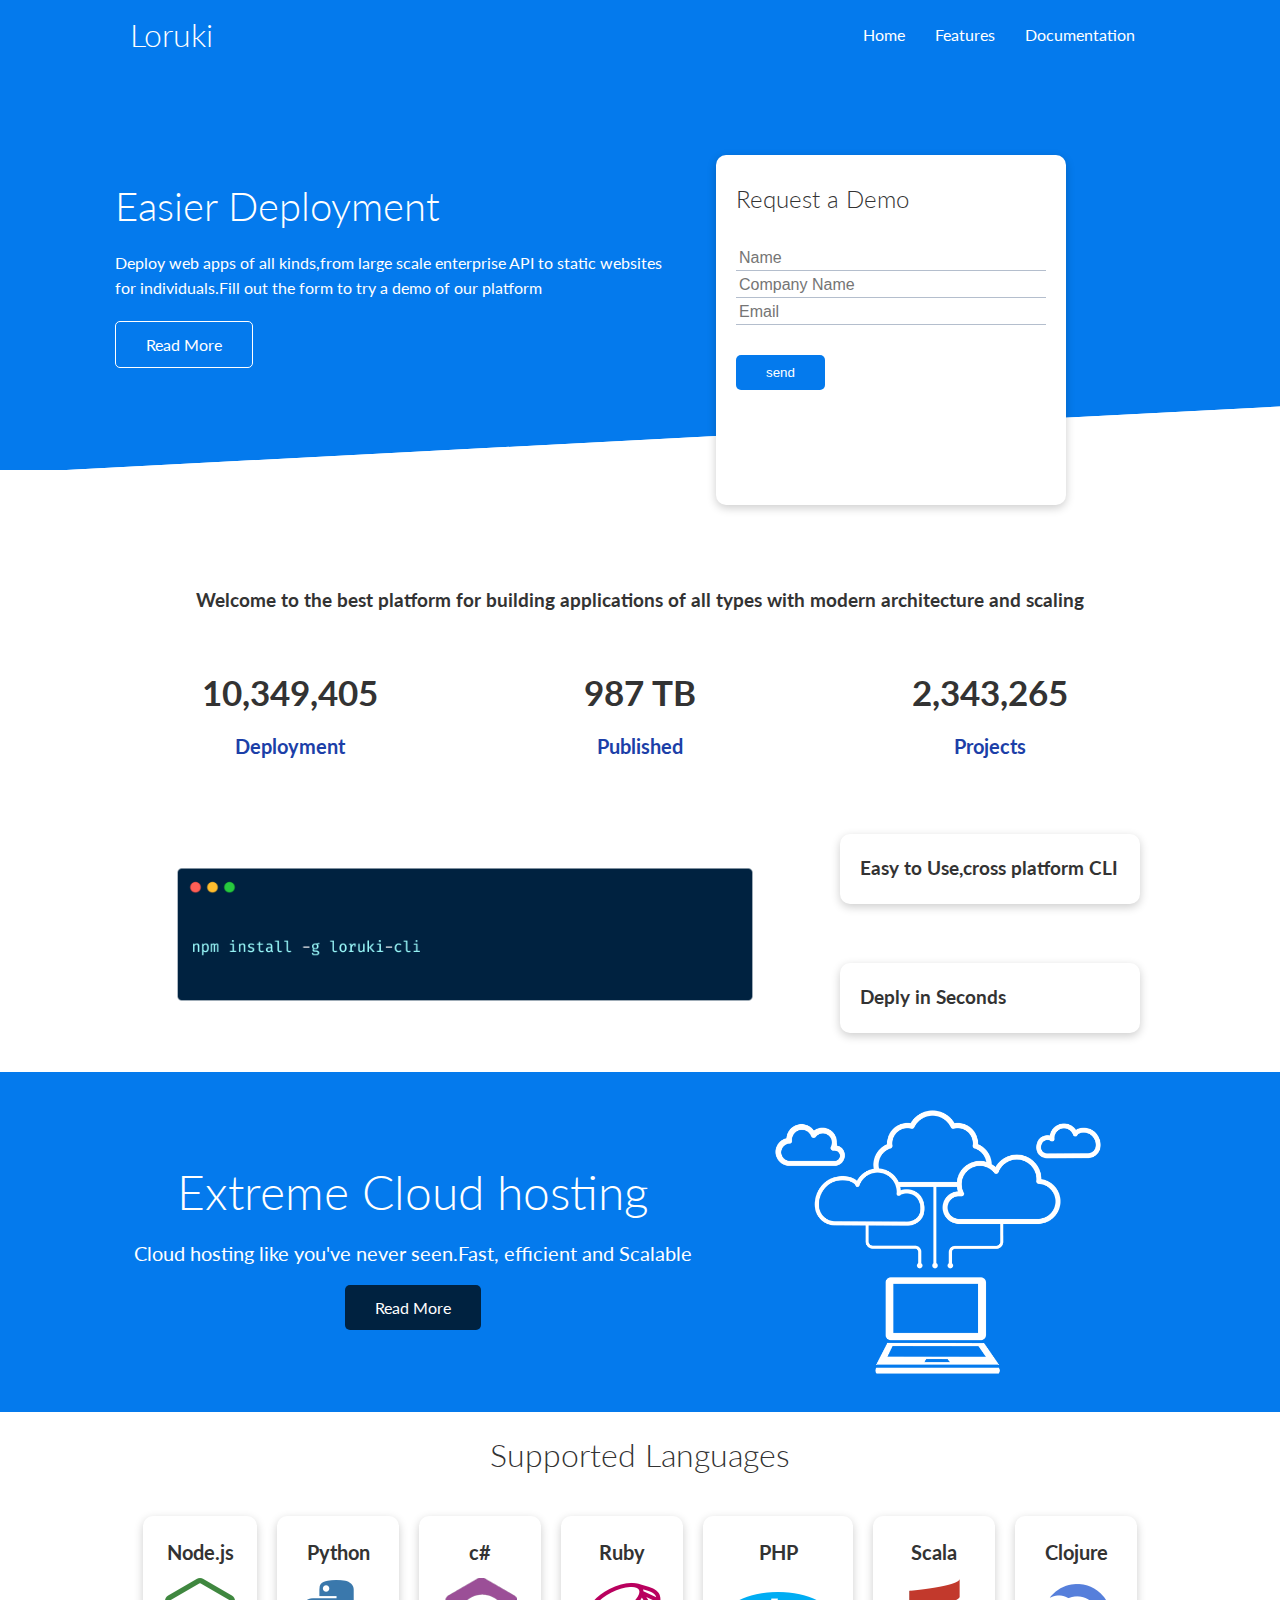
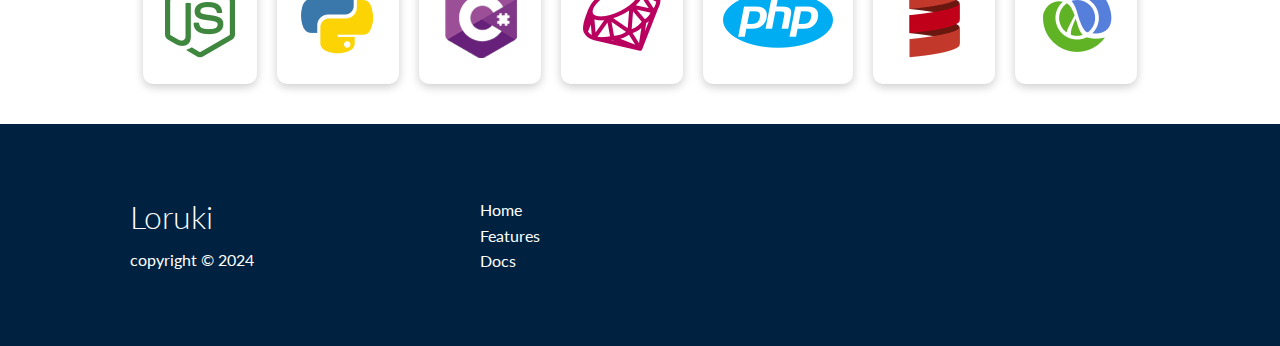
<file: responsive website/index.html>
<!DOCTYPE html>
<html lang="en">
<head>
    <meta charset="UTF-8">
    <meta name="viewport" content="width=device-width, initial-scale=1.0">
    <link rel="stylesheet" href="https://cdnjs.cloudflare.com/ajax/libs/font-awesome/6.5.2/css/all.min.css" integrity="sha512-SnH5WK+bZxgPHs44uWIX+LLJAJ9/2PkPKZ5QiAj6Ta86w+fsb2TkcmfRyVX3pBnMFcV7oQPJkl9QevSCWr3W6A==" crossorigin="anonymous" referrerpolicy="no-referrer" />
    <link rel="preconnect" href="https://fonts.googleapis.com">

    <link rel="stylesheet" href="css/style.css">
    <link rel="stylesheet" href="css/utilities.css">
    <title>Cloud Hosting</title>
</head>
<body>
    <!-- Navbar -->
    <div class="navbar">
        <div class="container flex">
        <h1 class="logo">Loruki</h1>
        <nav>
            <ul>
                <li><a href="index.html">Home</a></li>
                <li><a href="features.html">Features</a></li>
                <li><a href="docs.html">Documentation</a></li>
                
            </ul>
        </nav>
    </div>
    </div>
    <!-- Showcase -->
    <section class="showcase">
        <div class="container grid">
            <div class="showcase-texr"><h1>Easier Deployment</h1>
            <p>Deploy web apps of all kinds,from large scale enterprise API to static websites for individuals.Fill out the form to try a demo of our platform</p>
        <a href="features.html" class="btn btn-outline">Read More</a>
     </div>
     <div class="showcase-form card">
        <h2>Request a Demo</h2>
        <form>
            <div class="form-control">
                <input type="text" name="name" placeholder="Name"required>
                <input type="text" name="company" placeholder="Company Name" required>
                <input type="email" name="email" placeholder="Email" required>
            </div>
            <input type="submit" value="send" class="btn btn-primary">
            </form>
    </div>
    </div>
    </section>
    <!--  Stats -->
    <section class="stats">
        <div class="container">
            <h3 class="stats-heading text-center my-1">
                Welcome to the best platform for building applications of all types with modern architecture and scaling
            </h3>
            <div class="grid grid-3 text-center my-4"><div>
                <i class="fas fa-server fa-3x"></i>
                <h3>10,349,405</h3>
                <p class="text-secondary">Deployment</p>
            </div>

            <div>
                <i class="fas fa-upload fa-3x"></i>
                <h3>987 TB</h3>
                <p class="text-secondary">Published</p>
            </div>

            <div>
                <i class="fas fa-project-diagram fa-3x"></i>
                <h3>2,343,265 </h3>
                <p class="text-secondary">Projects</p>
            </div>
        </div>
        </div>
    </section>
    <!-- Cli -->
    <section class="cli">
        <div class="container grid">
            <img src="images/cli.png" alt="">
            <div class="card">
                <h3>Easy to Use,cross platform CLI</h3>
            </div>
            <div class="card">
                <h3>Deply in Seconds</h3>
            </div>
        </div>
    </section>
    <!-- /Cloud -->
    <section class="cloud bg-primary my-2 py-2">
        <div class="container grid">
            <div class="text-center">
                <h2 class="lg">Extreme Cloud hosting</h2>
                <p class="lead my-1">Cloud hosting like you've never seen.Fast, efficient and Scalable </p>
                <a href="features.html" class="btn btn-dark">Read More</a>
                
            </div>
            <img src="images/cloud.png" alt="">
        </div>
    </section>
    <!-- Languages -->
    <section class="languages">
        <h2 class="md text-center my-2">
            Supported Languages
        </h2>
        <div class="container flex">
            <div class="card">
                <h4>Node.js</h4>
                <img src="images/logos/node.png" alt="">
                </div>
           
                <div class="card">
                    <h4>Python</h4>
                    <img src="images/logos/python.png" alt="">
                </div>
    


            
                <div class="card">
                    <h4>c#</h4>
                    <img src="images/logos/csharp.png" alt="">
                </div>
            
                
                
                    <div class="card">
                        <h4>Ruby</h4>
                        <img src="images/logos/ruby.png" alt="">
                    </div>
            
                    
                    
                        <div class="card">
                            <h4>PHP</h4>
                            <img src="images/logos/php.png" alt="">
                        </div>
            
                        
                        
                            <div class="card">
                                <h4>Scala</h4>
                                <img src="images/logos/scala.png" alt="">
                            </div>

                          
                                <div class="card">
                                    <h4>Clojure</h4>
                                    <img src="images/logos/clojure.png" alt="">
                                </div>
                            
            
        </div>
    </section>
<!-- Footer -->
<footer class="footer bg-dark py-5">
    <div class="container grid grid-3">
        <div>
            <h1>Loruki</h1>
            <p>copyright &copy; 2024</p>
        </div>
        <nav>
            <ul>
                <li><a href="index.html">Home</a></li>
                <li><a href="features.html">Features</a></li>
                <li><a href="docs.html">Docs</a></li>
            </ul>
        </nav>
        <div class="social">
            <a href="#"><i class="fab fa-github fa-2x"></i></a>
            <a href="#"><i class="fab fa-facebook fa-2x"></i></a>
            <a href="#"><i class="fab fa-instagram fa-2x"></i></a>
            <a href="#"><i class="fab fa-twitter fa-2x"></i></a>
        </div>
    
    </div>
</footer>
    
</body>
</html>
</file>
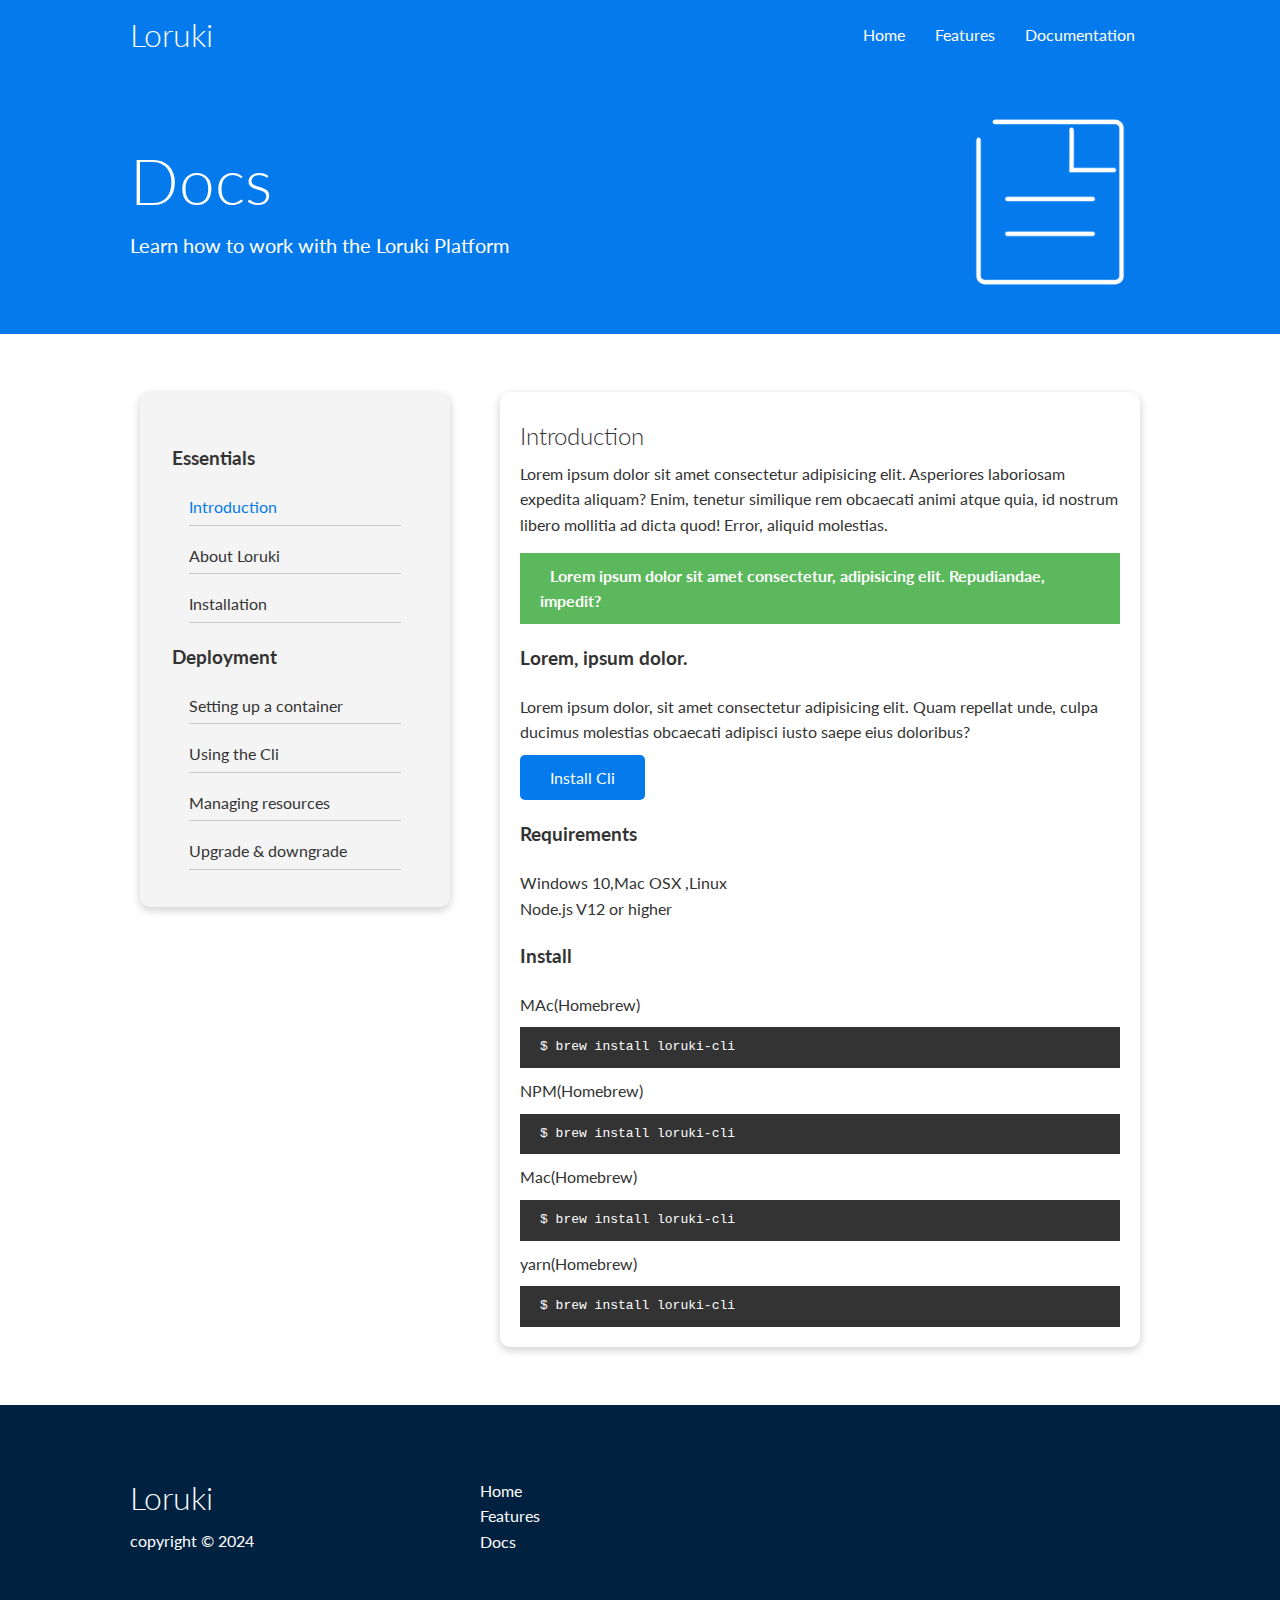
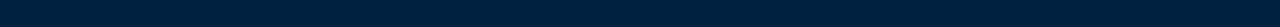
<file: responsive website/docs.html>
<!DOCTYPE html>
<html lang="en">
<head>
    <meta charset="UTF-8">
    <meta name="viewport" content="width=device-width, initial-scale=1.0">
    <link rel="stylesheet" href="https://cdnjs.cloudflare.com/ajax/libs/font-awesome/6.5.2/css/all.min.css" integrity="sha512-SnH5WK+bZxgPHs44uWIX+LLJAJ9/2PkPKZ5QiAj6Ta86w+fsb2TkcmfRyVX3pBnMFcV7oQPJkl9QevSCWr3W6A==" crossorigin="anonymous" referrerpolicy="no-referrer" />
    <link rel="preconnect" href="https://fonts.googleapis.com">

    <link rel="stylesheet" href="css/style.css">
    <link rel="stylesheet" href="css/utilities.css">
    <title>Cloud Hosting</title>
</head>
<body>
    <!-- Navbar -->
    <div class="navbar">
        <div class="container flex">
        <h1 class="logo">Loruki</h1>
        <nav>
            <ul>
                <li><a href="index.html">Home</a></li>
                <li><a href="features.html">Features</a></li>
                <li><a href="docs.html">Documentation</a></li>
                
            </ul>
        </nav>
    </div>
    </div>
    <!-- Head -->
    <section class="docs-head bg-primary py-3">
        <div class="container grid ">
            <div>
                <h1 class="xl">Docs</h1>
                <p class="lead">
                    Learn how to work with the Loruki Platform
                    
                </p>
            </div>
            <img src="images/docs.png" alt="">
        </div>
    </section>
    <!-- Docs Main -->
    <section class="docs-main my-4">
        <div class="container grid">
            <div class="card bg-light p-3">
                <h3 class="my-2">Essentials</h3>
                <nav>
                    <ul>
                        <li><a class="text-primary" href="#">Introduction</a></li>
                        <li><a href="#">About Loruki</a></li>
                        <li><a href="#" >Installation</a></li>
                    </ul>
                </nav>

                <h3 class="my-2">Deployment</h3>
                <nav>
                    <ul>
                        <li><a href="#">Setting up a container</a></li>
                        <li><a href="#">Using the Cli</a></li>
                        <li><a href="#">Managing resources</a></li>
                        <li><a href="#">Upgrade & downgrade</a></li>
                    </ul>
                </nav>
            </div>
            <div class="card">
                <h2>Introduction</h2>
                <p>Lorem ipsum dolor sit amet consectetur adipisicing elit. Asperiores laboriosam expedita aliquam? Enim, tenetur similique rem obcaecati animi atque quia, id nostrum libero mollitia ad dicta quod! Error, aliquid molestias.</p>

                <div class="alert alert-success">
                    <i class="fas fa-info"></i>Lorem ipsum dolor sit amet consectetur, adipisicing elit. Repudiandae, impedit?
                </div>

                <h3>Lorem, ipsum dolor.</h3>
                <p>Lorem ipsum dolor, sit amet consectetur adipisicing elit. Quam repellat unde, culpa ducimus molestias obcaecati adipisci iusto saepe eius doloribus?</p>
                <a href="#" class="btn btn-primary">Install Cli</a>

                <h3>Requirements</h3>
                <ul>
                    <li>Windows 10,Mac OSX ,Linux</li>
                    <li>Node.js V12 or higher</li>
                </ul>
                <h3>Install</h3>
                <p>MAc(Homebrew)</p>
                <pre><code>$ brew install loruki-cli</code></pre>
                <p>NPM(Homebrew)</p>
                <pre><code>$ brew install loruki-cli</code></pre>
                <p>Mac(Homebrew)</p>
                <pre><code>$ brew install loruki-cli</code></pre>
                <p>yarn(Homebrew)</p>
                <pre><code>$ brew install loruki-cli</code></pre>

            </div>
        </div>
    </section>
    
    

    
<!-- Footer -->
<footer class="footer bg-dark py-5">
    <div class="container grid grid-3">
        <div>
            <h1>Loruki</h1>
            <p>copyright &copy; 2024</p>
        </div>
        <nav>
            <ul>
                <li><a href="index.html">Home</a></li>
                <li><a href="features.html">Features</a></li>
                <li><a href="docs.html">Docs</a></li>
            </ul>
        </nav>
        <div class="social">
            <a href="#"><i class="fab fa-github fa-2x"></i></a>
            <a href="#"><i class="fab fa-facebook fa-2x"></i></a>
            <a href="#"><i class="fab fa-instagram fa-2x"></i></a>
            <a href="#"><i class="fab fa-twitter fa-2x"></i></a>
        </div>
    
    </div>
</footer>
    
</body>
</html>
</file>
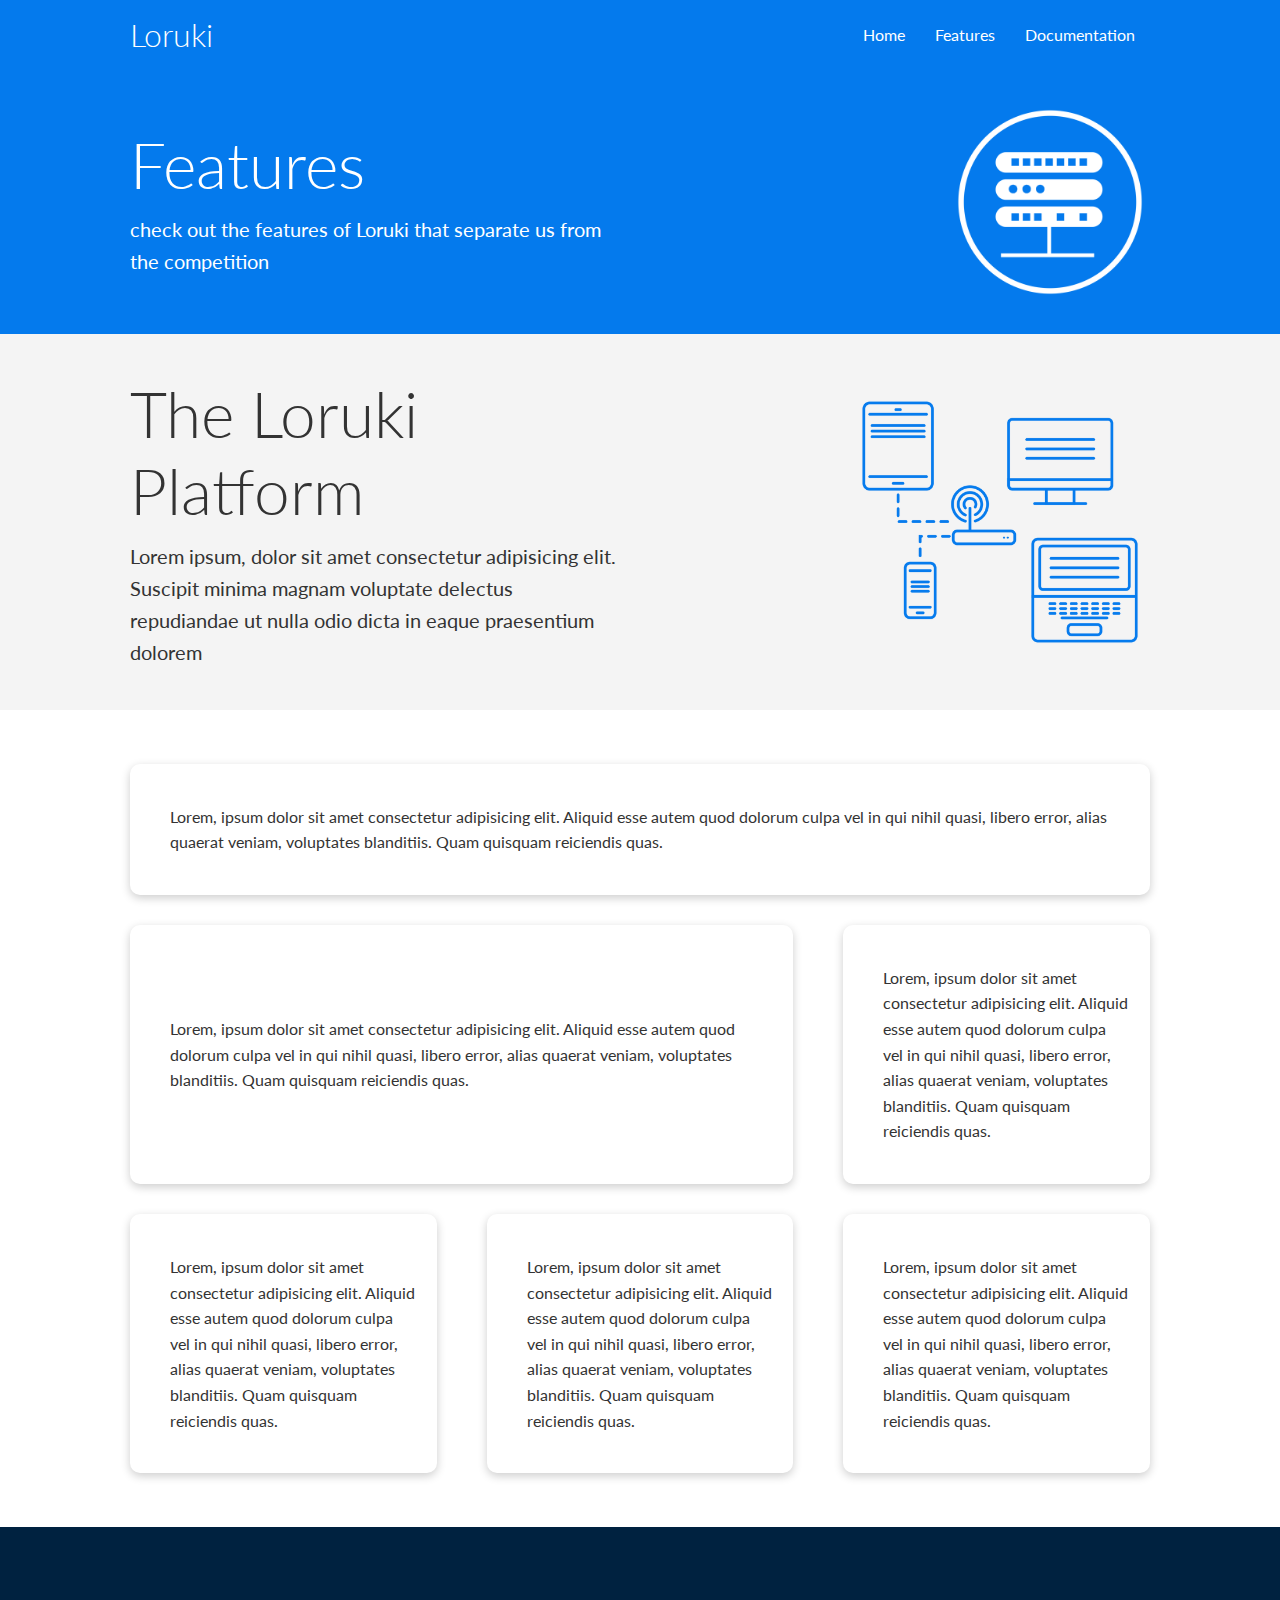
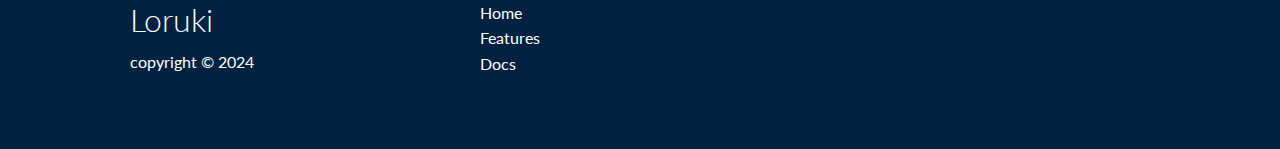
<file: responsive website/features.html>
<!DOCTYPE html>
<html lang="en">
<head>
    <meta charset="UTF-8">
    <meta name="viewport" content="width=device-width, initial-scale=1.0">
    <link rel="stylesheet" href="https://cdnjs.cloudflare.com/ajax/libs/font-awesome/6.5.2/css/all.min.css" integrity="sha512-SnH5WK+bZxgPHs44uWIX+LLJAJ9/2PkPKZ5QiAj6Ta86w+fsb2TkcmfRyVX3pBnMFcV7oQPJkl9QevSCWr3W6A==" crossorigin="anonymous" referrerpolicy="no-referrer" />
    <link rel="preconnect" href="https://fonts.googleapis.com">

    <link rel="stylesheet" href="css/style.css">
    <link rel="stylesheet" href="css/utilities.css">
    <title>Cloud Hosting</title>
</head>
<body>
    <!-- Navbar -->
    <div class="navbar">
        <div class="container flex">
        <h1 class="logo">Loruki</h1>
        <nav>
            <ul>
                <li><a href="index.html">Home</a></li>
                <li><a href="features.html">Features</a></li>
                <li><a href="docs.html">Documentation</a></li>
                
            </ul>
        </nav>
    </div>
    </div>
    <!-- Head -->
    <section class="features-head bg-primary py-3">
        <div class="container grid ">
            <div>
                <h1 class="xl">Features</h1>
                <p class="lead">
                    check out the features of Loruki that separate us from the competition
                    
                </p>
            </div>
            <img src="images/server.png" alt="">
        </div>
    </section>
    <!-- Sub head -->
    <section class="features-sub-head bg-light py-3">
      <div class="container grid">
        <div>
            <h1 class="xl">The Loruki Platform</h1>
            <p class="lead">
                Lorem ipsum, dolor sit amet consectetur adipisicing elit. Suscipit minima magnam voluptate delectus repudiandae ut nulla odio dicta in eaque praesentium dolorem 
            </p>
        </div>
        <img src="images/server2.png" alt="">
      </div>  
    </section>
    <!-- Features -->
    <section class="features-main my-2">
        <div class="container grid grid-3">
            <div class="card flex">
                <i class="fas fa-server fa-3x"></i>
                <p>Lorem, ipsum dolor sit amet consectetur adipisicing elit. Aliquid esse autem quod dolorum culpa vel in qui nihil quasi, libero error, alias quaerat veniam, voluptates blanditiis. Quam quisquam reiciendis quas.</p>
            </div>
            <div class="card flex">
                <i class="fas fa-network-wired fa-3x"></i>
                <p>Lorem, ipsum dolor sit amet consectetur adipisicing elit. Aliquid esse autem quod dolorum culpa vel in qui nihil quasi, libero error, alias quaerat veniam, voluptates blanditiis. Quam quisquam reiciendis quas.</p>
            </div>
            <div class="card flex">
                <i class="fas fa-laptop-code fa-3x"></i>
                <p>Lorem, ipsum dolor sit amet consectetur adipisicing elit. Aliquid esse autem quod dolorum culpa vel in qui nihil quasi, libero error, alias quaerat veniam, voluptates blanditiis. Quam quisquam reiciendis quas.</p>
            </div>
            <div class="card flex">
                <i class="fas fa-database fa-3x"></i>
                <p>Lorem, ipsum dolor sit amet consectetur adipisicing elit. Aliquid esse autem quod dolorum culpa vel in qui nihil quasi, libero error, alias quaerat veniam, voluptates blanditiis. Quam quisquam reiciendis quas.</p>
            </div>
            <div class="card flex">
                <i class="fas fa-power-off fa-3x"></i>
                <p>Lorem, ipsum dolor sit amet consectetur adipisicing elit. Aliquid esse autem quod dolorum culpa vel in qui nihil quasi, libero error, alias quaerat veniam, voluptates blanditiis. Quam quisquam reiciendis quas.</p>
            </div>
          
            <div class="card flex">
                <i class="fas fa-upload fa-3x"></i>
                <p>Lorem, ipsum dolor sit amet consectetur adipisicing elit. Aliquid esse autem quod dolorum culpa vel in qui nihil quasi, libero error, alias quaerat veniam, voluptates blanditiis. Quam quisquam reiciendis quas.</p>
            </div>
        </div>
    </section>




    
<!-- Footer -->
<footer class="footer bg-dark py-5">
    <div class="container grid grid-3">
        <div>
            <h1>Loruki</h1>
            <p>copyright &copy; 2024</p>
        </div>
        <nav>
            <ul>
                <li><a href="index.html">Home</a></li>
                <li><a href="features.html">Features</a></li>
                <li><a href="docs.html">Docs</a></li>
            </ul>
        </nav>
        <div class="social">
            <a href="#"><i class="fab fa-github fa-2x"></i></a>
            <a href="#"><i class="fab fa-facebook fa-2x"></i></a>
            <a href="#"><i class="fab fa-instagram fa-2x"></i></a>
            <a href="#"><i class="fab fa-twitter fa-2x"></i></a>
        </div>
    
    </div>
</footer>
    
</body>
</html>
</file>
<file: responsive website/css/style.css>
@import url('https://fonts.googleapis.com/css2?family=Lato:ital,wght@0,100;0,300;0,400;0,700;0,900;1,100;1,300;1,400;1,700;1,900&display=swap');
:root{
    --primary-color:#047aed;
    --secondary-color:#1c3fa8;
    --dark-color:#002240;
    --light-color:#f4f4f4;
    --success-color:#5cb85c;
    --error-color:#d9534f;

}
*{
    margin: 0;
    padding: 0;
    box-sizing: border-box;
}
body{
    font-family: 'lato';
    color:#333 ;
    line-height: 1.6;
}
ul{
    list-style-type: none;
}
a{
    text-decoration: none;
    color: #333;
}
h1,h2{
    font-weight: 300;
    line-height: 1.2;
    margin: 10px 0;
}
p{
    margin: 10px 0;
}
img{
    width: 100%;
}
code,pre{
    background: #333;
    color: #fff;
    padding: 10px;
}
/* Navbar styling */
.navbar{
    background-color: var(--primary-color);
    color: #fff;
    height: 70px;
}
.card{
    background-color:100px ;
    border-radius: 10px;
    box-shadow: 0 3px 10p;
}
.navbar ul{
    display: flex;
}
.navbar a{
    color: #fff;
    padding: 10px;
    margin:0 5px ;
}
.navbar a:hover{
    border-bottom: 2px #fff solid;
}
.navbar .flex{
    justify-content: space-between;
}
/* showcase */
.showcase{
    height: 400px;
    background-color: var(--primary-color);
    color: #fff;
    position: relative;
}
.showcase h1{
    font-size: 40px;
}
.showcase p{
    margin: 20px 0;
}
.showcase .grid{
    /* overflow: visible; */
    grid-template-columns: 55% 45%;
    gap: 30px;
}
.showcase-form{
    
    position: relative;
    top: 60px;
    height: 350px;
    width: 350px;
    padding: 40px;
    z-index: 100;
}
.showcase-form .form-control{
    margin: 30px 0;
}
.showcase-form input[type='text'],
.showcase-form input[type='email']{
    border: 0;
    border-bottom: 1px solid #b4becd;
    width: 100%;
    padding: 3px;
    font-size: 16px;
}
.showcase-form input:focus{
    outline: none;
}
.showcase::before,.showcase::after{
    content: '';
    position: absolute;
    height: 100px;
    bottom: -70px;
    right: 0;
    left: 0;
    background:#fff;
    transform: skewY(-3deg);
    --webkit-transform: skewY(-3deg);
    --moz-transform: skewY(-3deg);
     --ms-transform: skewY(-3deg);
}

/* Stata */
.stats{
    padding-top: 100px;
}
.stats-heading{
    /* max-width: 700px; */
    margin: auto;
}
.stats .grid h3{
    font-size: 35px;

}
.stats .grid p{
    font-size: 20px;
    font-weight: bold;

}

/* CLi */
.cli .grid{
    grid-template-columns: repeat(3,1fr);
    grid-template-rows: repeat(2,1fr);


}
.cli .grid > *:first-child{
    grid-column: 1/span 2;
    grid-row: 1/span 2;
}
/* Cloud */
.cloud .grid{
    grid-template-columns: 4fr 3fr;
     
}
/*Languages */
.languages .flex{
    flex-wrap: wrap;
}
.languages .card{
    text-align: center;
    margin: 18px 10px 40px;
    transition: transform 0.2s ease-in;
}
.languages .card h4{
    font-size: 20px;
    margin-bottom: 10px;
}
.languages .card:hover{
    transform: translateY(-15px);
}
/* Features */
.features-head img, 
.docs-head img{
    width: 200px;
    justify-self: flex-end;
}
.features-sub-head img{
    width:300px ;
    justify-self: flex-end;
}
.features-main .card > i{
    margin-right: 20px;

}
.features-main .grid{
    padding: 30px;

}
.features-main .grid>*:first-child{
    grid-column: 1/span 3;
}
.features-main .grid>*:nth-child(2){
    grid-column: 1/span 2;
}
/* Docs */
.docs-main h3{
    margin: 20px 0;
}
.docs-main .grid{
    grid-template-columns: 1fr 2fr;
    align-items:flex-start ;
}

.docs-main nav li{
    margin: 17px;
    padding-bottom: 5px;
    margin-bottom: 5px;
    border-bottom: 1px #ccc solid;

}
.docs-main a:hover{
    font-weight: bold;
}

/* Footer */
.footer .social a{
    margin: 0 10px;

}
/* Animations */
@keyframes slideInFromRight{
    0%{
        transform: translateX(100%);
    }
    100%{
        transform: translateX(0);
    }
}
@keyframes slideInFromTop{
    0%{
        transform: translateY(-100%);
    }
    100%{
        transform: translateX(0);
    }
}
@keyframes slideInFromleft{
    0%{
        transform: translateX(100%);
    }
    100%{
        transform: translateX(0);
    }
}
@keyframes slideInFromButtom{
    0%{
        transform: translateY(-100%);
    }
    100%{
        transform: translateX(0);
    }
}


/* Tablets and under */
@media(max-width:768px){
    .grid,.showcase .grid,
    .stats .grid, 
    .cli .grid,
    .cloud .grid,
    .features-main .grid,
    .docs-main .grid
    {
        grid-template-columns: 1fr;
        grid-template-rows: 1fr;
    }
    .showcase{
        height: auto;

    }
    .showcase-text{
        text-align: center;
        margin: 40px;
    }

    .showcase-form{
        justify-self: center;
        margin: auto;
    }
    .cli .grid > *:first-child{
        grid-column: 1;
        grid-row: 1;
    }
    .features-head,
    .features-sub-head,
    .docs-head{
        text-align: center;
    }
    .features-head img,
    .features-sub-head img,
    .docs-head img{
        justify-self: center;
    }
    .features-main .grid >*:first-child,
    .features-main.grid>*:nth-child(2){
        grid-column: 1;
    }



}

/* Mobile */
@media(max-width1:500px){
    .navbar{
        height: 110px;
    }
    .navbar .flex{
        flex-direction: column;

    }
    .navbar ul{
        padding: 10px;
        background-color: rgba(0,0,0,0.1);
    }




}
</file>
<file: responsive website/css/utilities.css>
/* utilities : classes used all around the website*/
.container{
    max-width: 1100px;
    margin: 0 auto;
    /* overflow:auto; */
    padding: 0 40px;
}
.card{
    background-color: #fff;
    color: #333;
    border-radius: 10px;
    box-shadow: 0 3px 10px rgba(0, 0, 0,0.2);
    padding: 20px;
    margin: 10px;
}
.btn{
    display: inline-block;
    padding: 10px 30px;
    cursor: pointer;
    background: var(--primary-color);
    color: #fff;
    border: none;
    border-radius: 5px;
}
.btn-outline{
    background-color: transparent;
    border: 1px #fff solid;
}
.btn:hover{
    transform: scale(0.98);
}
/* Background & colored buttons */
.bg-primary, 
.btn-primary{
    background-color: var(--primary-color);
    color: #fff;
}
.bg-secondary,
 .btn-secondary{
    background-color: var(--secondary-color);
    color: #fff;
}
.bg-dark, 
.btn-dark{
    background-color: var(--dark-color);
    color: #fff;
}
.bg-light, 
.btn-light{
    background-color: var(--light-color);
    color: #333;
}
.bg-primary a, 
.btn-primary a,
.bg-secondary a,
.btn-secondary a,
.bg-dark a, 
.btn-dark a
{
    color: #fff;

}
/* Text colors */
.text-primary 
{
    color: var(--primary-color);
   
}

 .text-secondary{
    color: var(--secondary-color);
    
}
.text-dark{
    color: var(--dark-color);
    
}
.text-light{
   color: var(--light-color);
    
}




/* Text Sizes */
.lead{
    font-size: 20px;
}
.sm{
    font-size: 1rem;
}
.md{
    font-size: 2rem;
}
.lg{
    font-size: 3rem;
}
.xl{
    font-size:4rem ;
}

.text-center{
    text-align: center;
}
    /* Alert */
.alert{
    background-color: var(--light-color);
    padding: 10px 20px;
    font-weight: bold;
    margin: 15px 0;

    }

.alert i{
    margin-right:10px ;
}
.alert-success{
    background-color: var(--success-color);
    color: #fff;
}
.alert-error{
    background-color: var(--error-color);
    color: #fff;
}
.flex{
    display: flex;
   justify-content: center;
   align-items: center;
   height: 100%;
}
.grid{
    display: grid;
    grid-template-columns:repeat(2,1fr);
    gap: 30px;
    justify-content: center;
    align-items: center;
    height: 100%;
}
.grid-3{
    grid-template-columns:repeat(3,1fr);
}
/* MArgin */
.my-1{
    margin: 1rem 0;
}
.my-2{
    margin: 1.5rem 0;
}
.my-3{
    margin: 2rem 0;
}
.my-4{
    margin: 3rem 0;
}
.my-5{
    margin: 4rem 0;
}
/* /* MArgin all around * */
.m-1{
    margin: 1rem ;
}
.m-2{
    margin: 1.5rem ;
}
.m-3{
    margin: 2rem ;
}
.m-4{
    margin: 3rem ;
}
.m-5{
    margin: 4rem ;
}
/* PAdding */
.py-1{
    padding: 1rem  0;
}
.py-2{ 
    padding: 1.5rem 0 ;
}
.py-3{
    padding: 2rem 0 ;
}
.py-4{
    padding: 3rem 0 ;
}
.py-5{
    padding: 4rem  0;
}
/* PAdding all around */
.p-1{
    padding: 1rem ;
}
.p-2{
    padding: 1.5rem ;
}
.p-3{
    padding: 2rem ;
}
.p-4{
    padding: 3rem ;
}
.p-5{
    padding: 4rem ;
}
</file>
